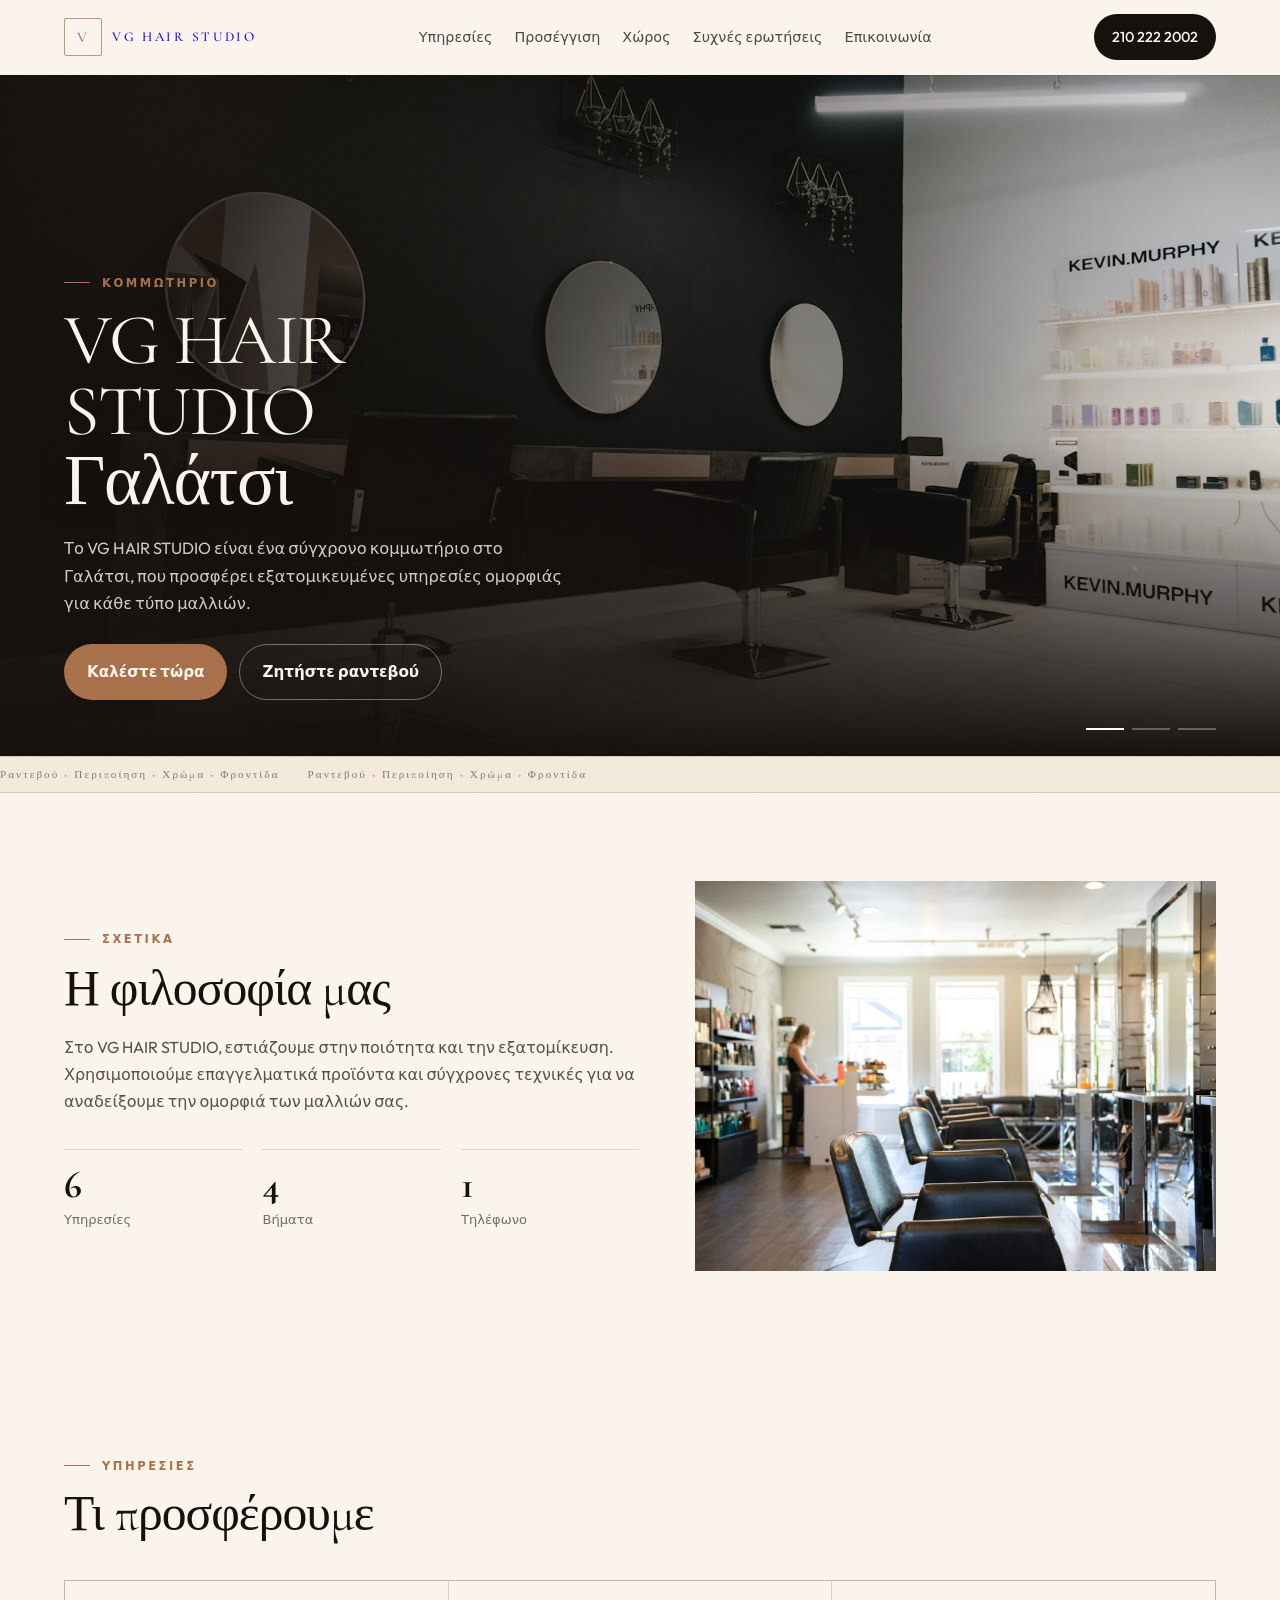
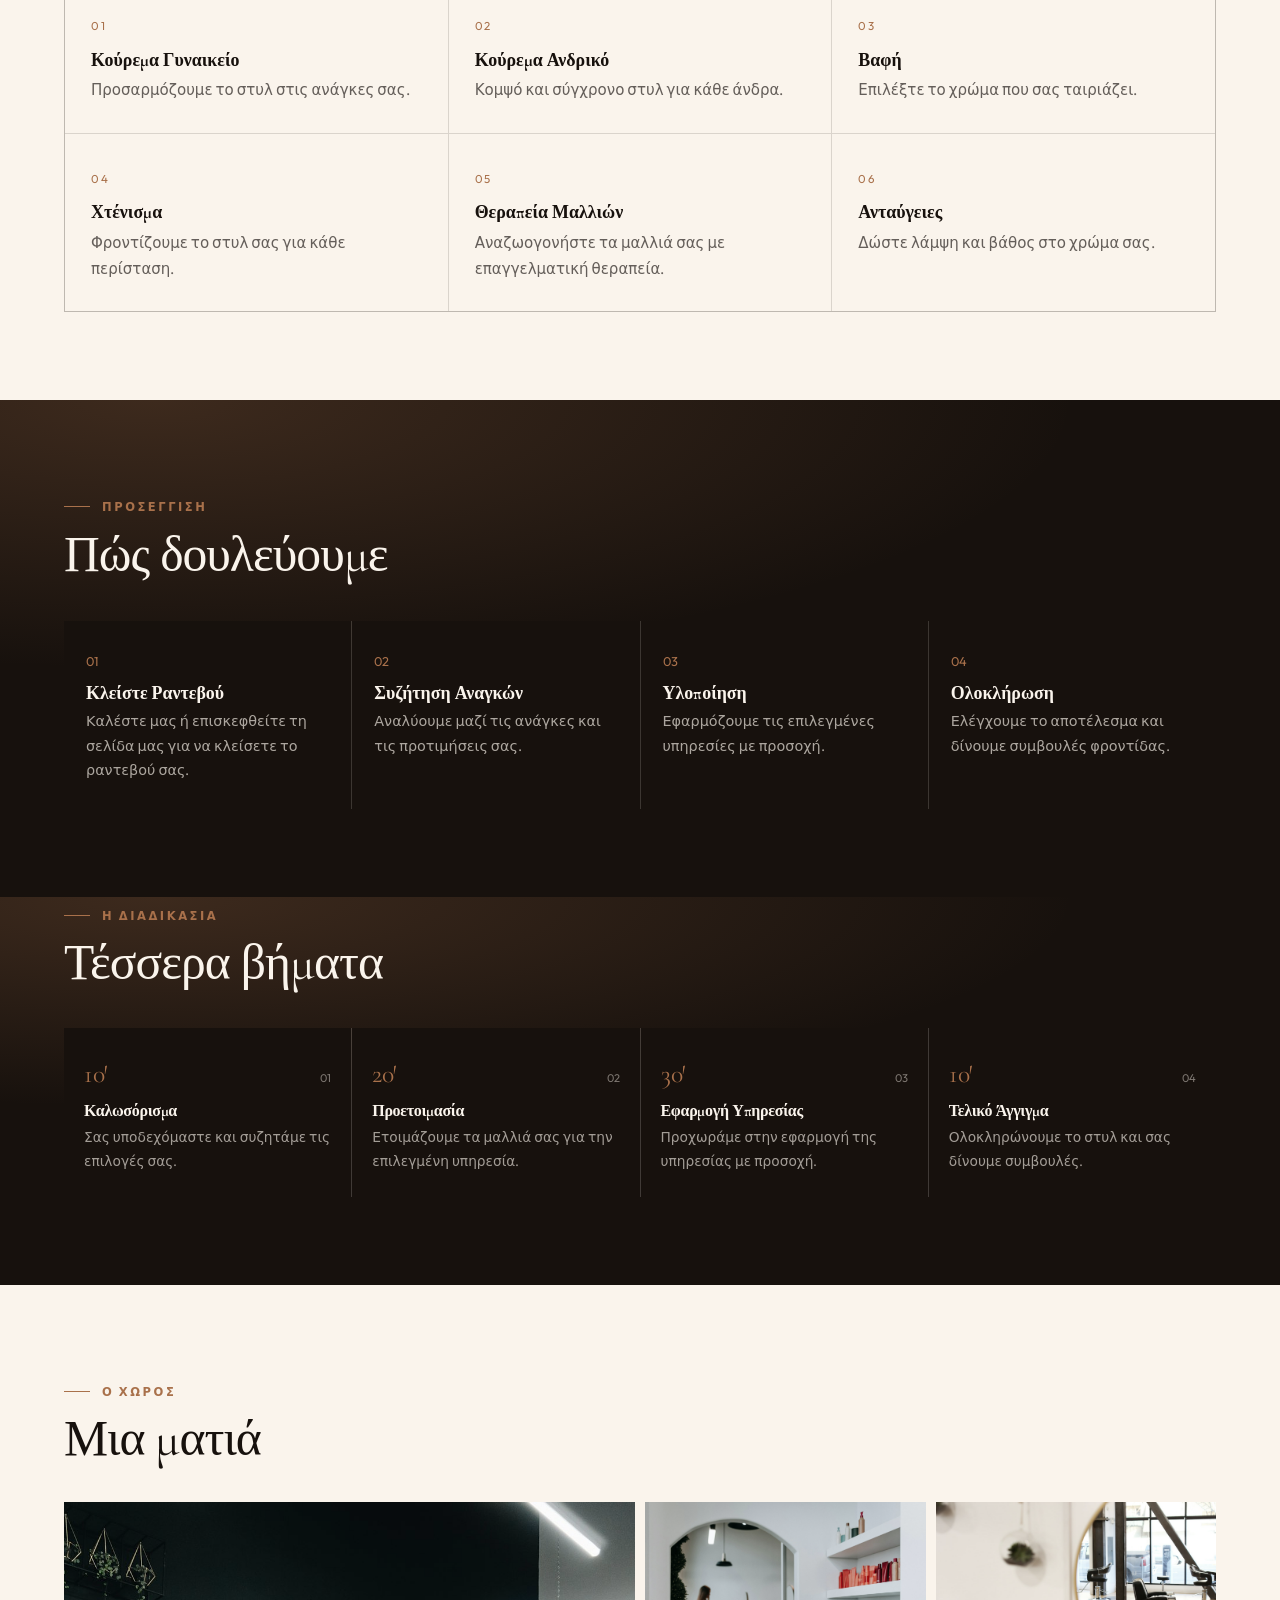
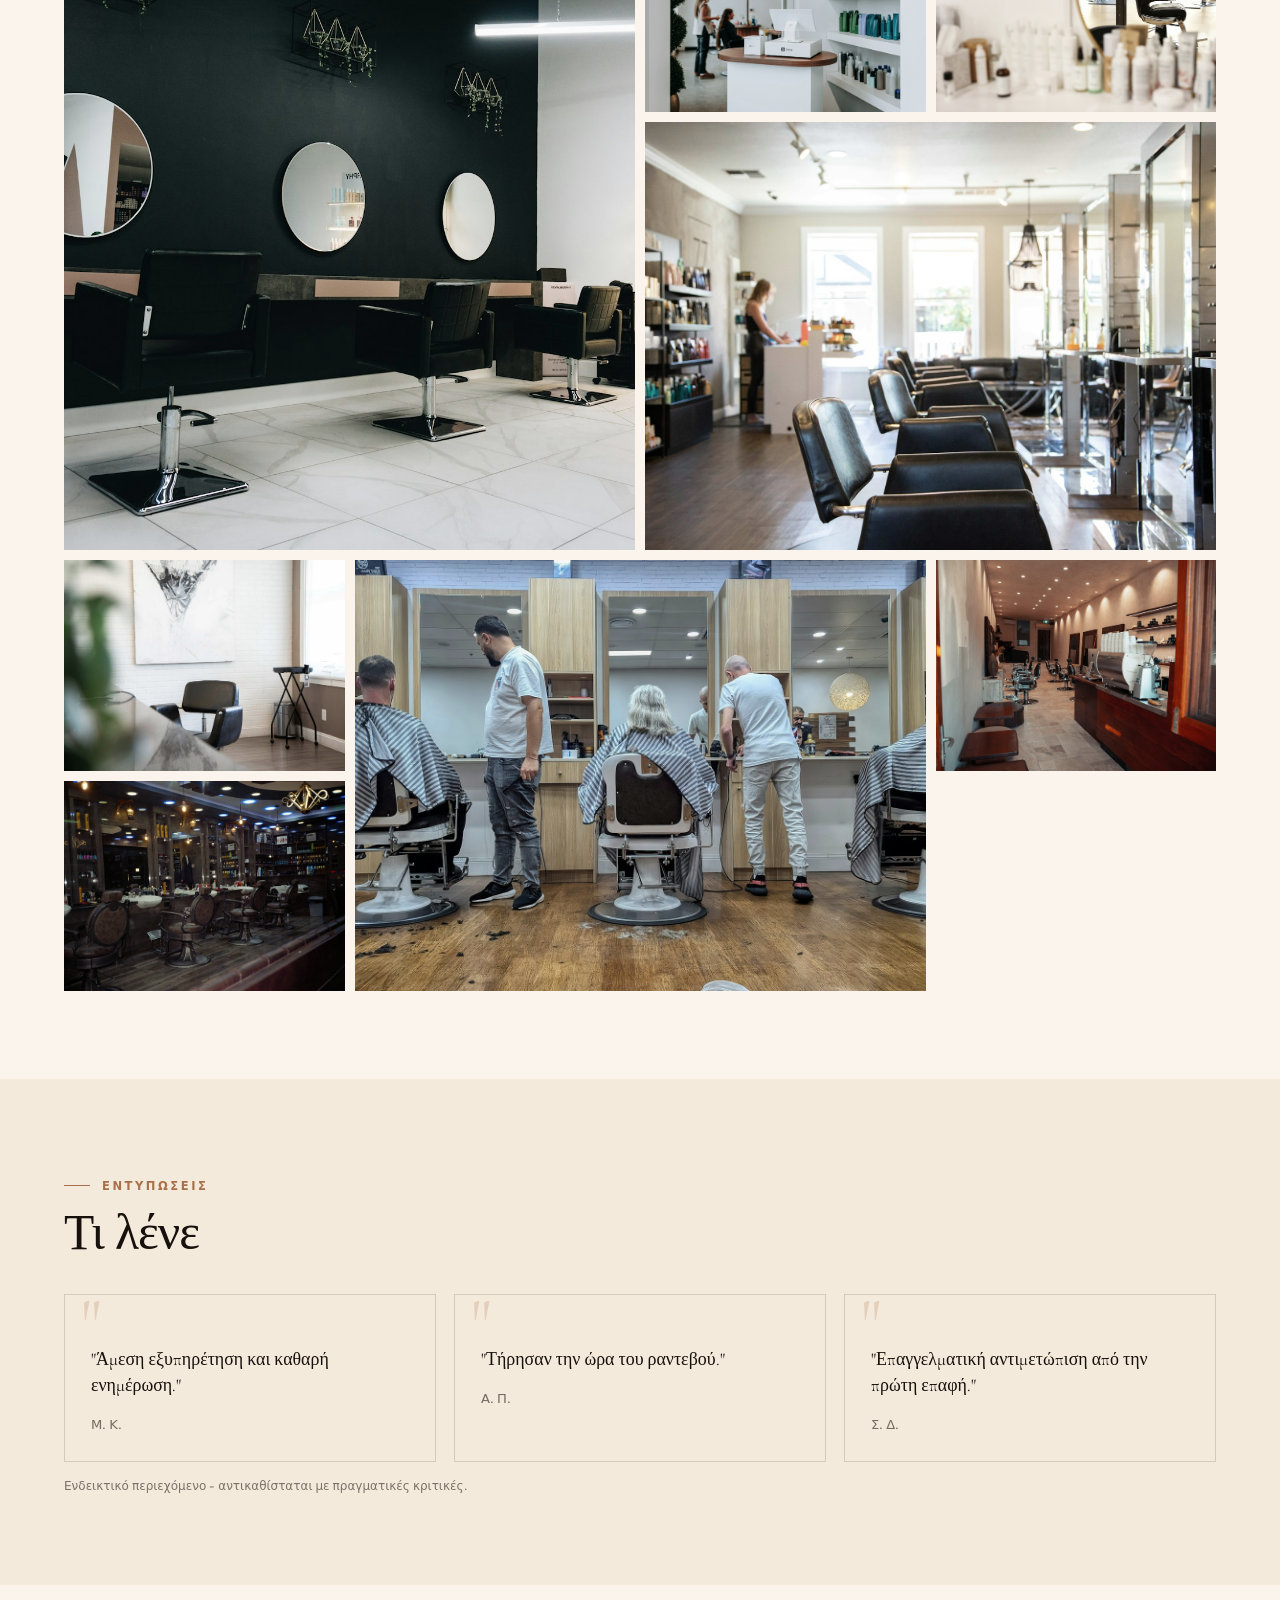
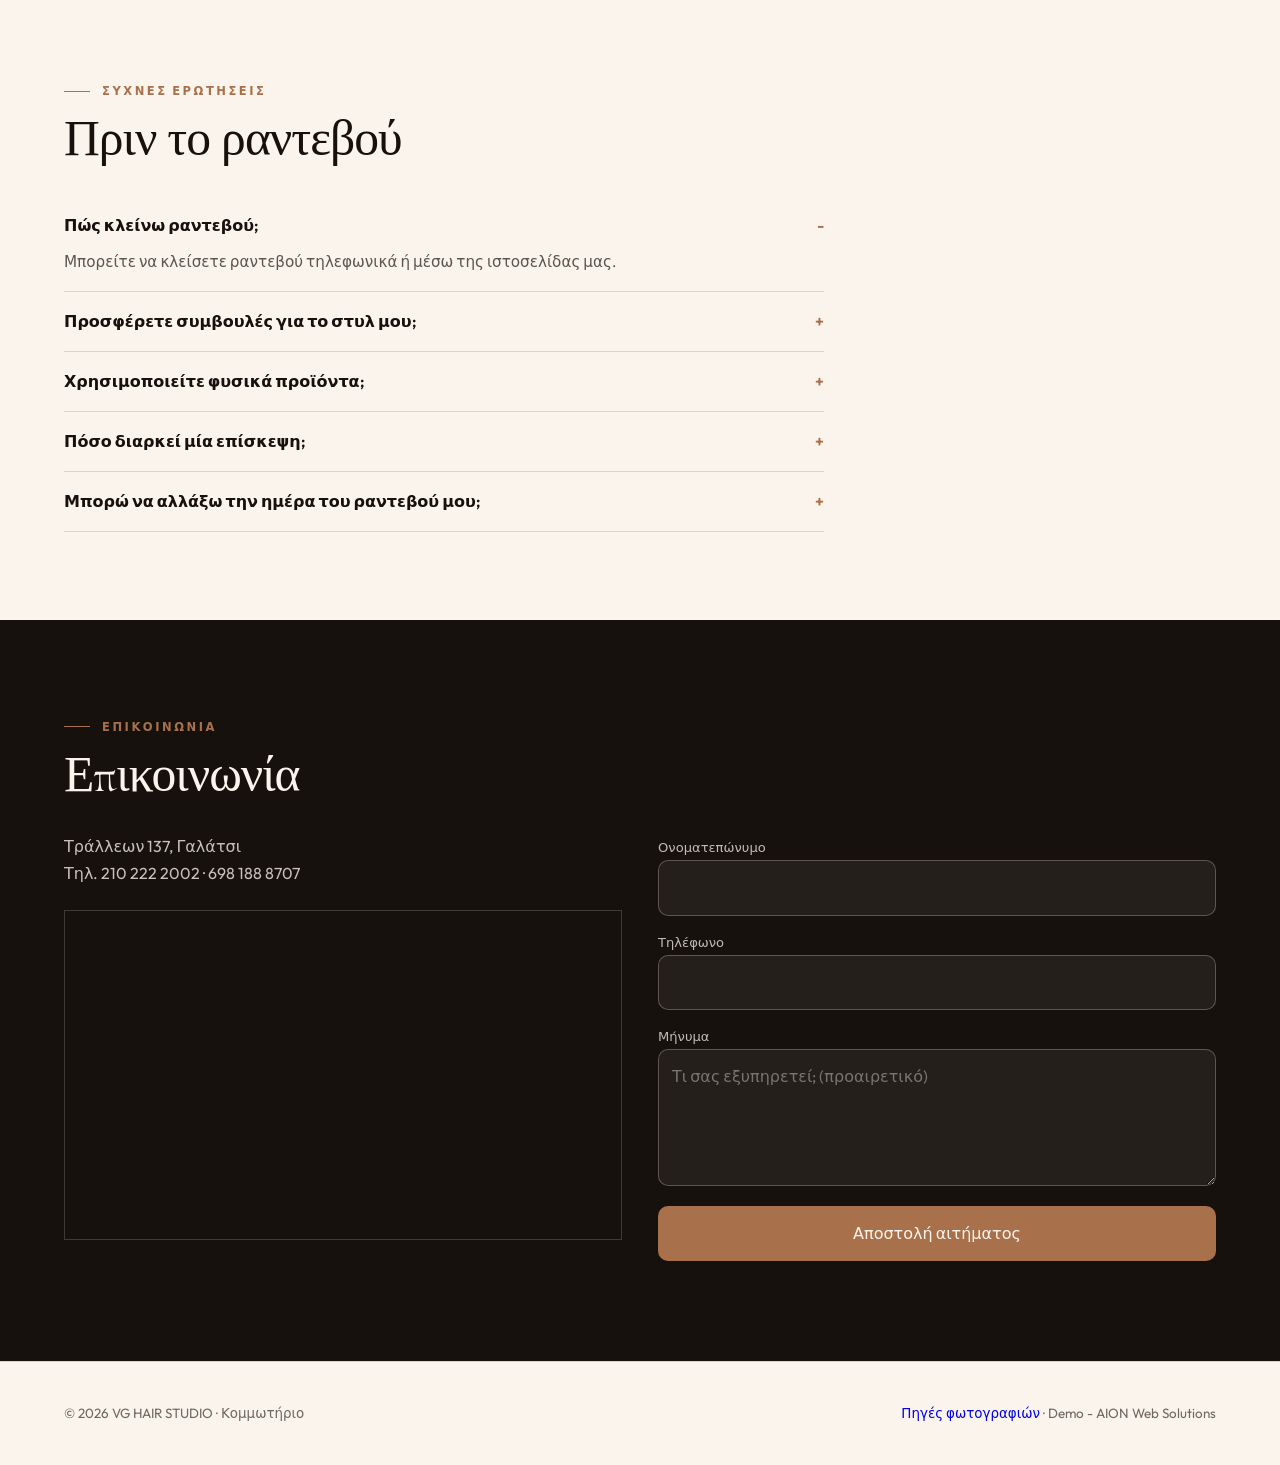
<file: index.html>
<!doctype html>
<html lang="el"><head>
<meta charset="utf-8"><meta name="viewport" content="width=device-width, initial-scale=1">
<title>VG HAIR STUDIO - Κομμωτήριο στο Γαλάτσι</title>
<meta name="description" content="VG HAIR STUDIO, Κομμωτήριο - Τράλλεων 137, Γαλάτσι. Τηλέφωνο 210 222 2002.">
<meta name="theme-color" content="#17110D">
<meta property="og:title" content="VG HAIR STUDIO - Κομμωτήριο">
<meta property="og:description" content="Τράλλεων 137, Γαλάτσι">
<meta property="og:type" content="website">
<link rel="preconnect" href="https://fonts.googleapis.com"><link rel="preconnect" href="https://fonts.gstatic.com" crossorigin>
<link href="https://fonts.googleapis.com/css2?family=Cormorant+Garamond:ital,wght@0,400;0,600;1,400&family=Outfit:wght@300;400;500;600&display=swap" rel="stylesheet">
<link rel="icon" href="data:image/svg+xml,<svg xmlns='http://www.w3.org/2000/svg' viewBox='0 0 64 64'><rect width='64' height='64' rx='14' fill='%23A9714B'/><text x='32' y='44' font-size='30' text-anchor='middle' fill='%23FAF4EC' font-family='serif'>V</text></svg>">
<script type="application/ld+json">{"@context":"https://schema.org","@type":"LocalBusiness","name":"VG HAIR STUDIO","address":{"@type":"PostalAddress","streetAddress":"Τράλλεων 137, Γαλάτσι","addressLocality":"Γαλάτσι","addressCountry":"GR"}","telephone":"210 222 2002","url":""}</script>
<style>
:root{--ink:#17110D;--paper:#FAF4EC;--accent:#A9714B;--accent2:#3D2E22;--soft:#F4EADB;--line:color-mix(in srgb,var(--ink) 14%,transparent);--r:0px}
*{box-sizing:border-box}html{scroll-behavior:smooth}
body{margin:0;background:var(--paper);color:var(--ink);font-family:'Outfit', system-ui, sans-serif;line-height:1.7;-webkit-font-smoothing:antialiased;overflow-x:hidden}
img{display:block;max-width:100%}
.wrap{width:min(1180px,90vw);margin:0 auto}
h1,h2,h3,h4{font-family:'Cormorant Garamond', Georgia, serif;line-height:1.06;letter-spacing:-.02em;margin:0}
h1{font-size:clamp(2.4rem,5.6vw,4.6rem);font-weight:400}h1.long{font-size:clamp(2rem,4.4vw,3.5rem)}
h2{font-size:clamp(1.9rem,4vw,3.1rem);font-weight:400}
h3{font-size:1.12rem;letter-spacing:0}
p{margin:0}
.kicker{font-size:.72rem;letter-spacing:.22em;text-transform:uppercase;color:var(--accent);font-weight:600}
header{position:fixed;inset:0 0 auto;z-index:60;background:var(--paper);border-bottom:1px solid transparent;box-shadow:0 1px 0 color-mix(in srgb,var(--ink) 8%,transparent)}
.nav{display:flex;align-items:center;justify-content:space-between;gap:16px;padding:14px 0}
.wordmark{display:flex;align-items:center;gap:10px;font-family:'Cormorant Garamond', Georgia, serif;font-size:1.15rem;text-decoration:none}
.wm{width:38px;height:38px;border-radius:10px;background:var(--accent);color:var(--paper);display:grid;place-items:center;font-size:1.05rem}
.nav-links{display:flex;gap:22px;font-size:.9rem}
.nav-links a{text-decoration:none;color:color-mix(in srgb,var(--ink) 76%,transparent)}
.tel{display:inline-flex;align-items:center;gap:8px;background:var(--ink);color:var(--paper);text-decoration:none;padding:11px 18px;border-radius:999px;font-size:.9rem;font-weight:500;white-space:nowrap}
.nav-actions{display:flex;align-items:center;gap:10px}
.burger{display:none;width:42px;height:42px;border:1px solid var(--line);background:transparent;border-radius:10px;cursor:pointer;padding:0;position:relative;align-items:center;justify-content:center}
.burger span,.burger span::before,.burger span::after{display:block;width:18px;height:1.5px;background:var(--ink);content:'';position:absolute;transition:transform .3s ease,opacity .2s ease}
.burger span::before{top:-6px}.burger span::after{top:6px}
.burger[aria-expanded="true"] span{background:transparent}
.burger[aria-expanded="true"] span::before{transform:translateY(6px) rotate(45deg)}
.burger[aria-expanded="true"] span::after{transform:translateY(-6px) rotate(-45deg)}
.mobile-drawer{position:fixed;inset:68px 0 auto;z-index:59;background:var(--paper);border-bottom:1px solid var(--line);display:none;flex-direction:column;padding:10px 5vw 26px;gap:2px;box-shadow:0 18px 40px color-mix(in srgb,var(--ink) 12%,transparent)}
.mobile-drawer.on{display:flex}
.mobile-drawer a{text-decoration:none;color:var(--ink);padding:14px 0;border-bottom:1px solid var(--line);font-size:1rem}
.mobile-drawer a:last-child{border-bottom:0}
@media(max-width:820px){.nav-links{display:none}.burger{display:flex}}
.hero{position:relative;height:84vh;min-height:560px;display:grid;align-items:end;overflow:hidden;color:var(--paper)}
.slide{position:absolute;inset:0;opacity:0;transform:scale(1.04);transition:opacity 1.1s ease,transform 7s linear}
.slide.on{opacity:1;transform:scale(1)}
.slide img{width:100%;height:100%;object-fit:cover;filter:saturate(.75) contrast(1.02)}
.scrim{position:absolute;inset:0;background:linear-gradient(90deg,color-mix(in srgb,var(--ink) 92%,transparent) 0%,color-mix(in srgb,var(--ink) 62%,transparent) 46%,color-mix(in srgb,var(--ink) 12%,transparent) 100%),linear-gradient(0deg,var(--ink) 0%,transparent 42%)}
.hero-in{position:relative;z-index:2;padding-bottom:56px;width:100%}
.hero h1{max-width:15ch;margin:14px 0 18px}
.hero .lead{max-width:46ch;color:color-mix(in srgb,var(--paper) 82%,transparent);font-size:1.02rem}
.hero-cta{display:flex;gap:12px;flex-wrap:wrap;margin-top:26px}
.btn{display:inline-flex;align-items:center;gap:10px;padding:14px 22px;border-radius:999px;text-decoration:none;font-weight:600;font-size:.95rem;border:1px solid transparent;transition:.25s}
.btn.solid{background:var(--accent);color:var(--paper)}
.btn.line{border-color:color-mix(in srgb,var(--paper) 40%,transparent);color:var(--paper)}
.btn:hover{transform:translateY(-4px)}
.dots{position:absolute;right:max(5vw,24px);bottom:26px;display:flex;gap:8px;z-index:3}
.dots button{width:38px;height:2px;background:rgba(255,255,255,.30);border:0;padding:0;cursor:pointer}
.dots button.on{background:#fff}
.marquee{border-block:1px solid var(--line);overflow:hidden;background:var(--soft)}
.marquee-track{display:flex;gap:28px;width:max-content;padding:14px 0;animation:mq 26s linear infinite;font-family:'Cormorant Garamond', Georgia, serif;font-size:1rem;color:color-mix(in srgb,var(--ink) 88%,transparent)}
.marquee-track i{color:var(--accent);font-style:normal}
@keyframes mq{to{transform:translateX(-50%)}}
@media(prefers-reduced-motion:reduce){.marquee-track{animation:none}}
@media(prefers-reduced-motion:reduce){.reveal{opacity:1!important;transform:none!important;transition:none!important}.stagger>*{opacity:1!important;transform:none!important;transition:none!important}}
section{padding:88px 0}
.reveal{opacity:0;transform:translateY(24px);transition:opacity .7s ease,transform .7s ease}
.reveal.in{opacity:1;transform:none}
/* stagger 80ms — children fade in sequentially */
.stagger>*{opacity:0;transform:translateY(18px);transition:opacity .6s cubic-bezier(.22,.61,.36,1),transform .6s cubic-bezier(.22,.61,.36,1)}
.stagger.in>*{opacity:1;transform:none}
.stagger.in>*:nth-child(1){transition-delay:0ms}
.stagger.in>*:nth-child(2){transition-delay:80ms}
.stagger.in>*:nth-child(3){transition-delay:160ms}
.stagger.in>*:nth-child(4){transition-delay:240ms}
.stagger.in>*:nth-child(5){transition-delay:320ms}
.stagger.in>*:nth-child(6){transition-delay:400ms}
.stagger.in>*:nth-child(7){transition-delay:480ms}
.stagger.in>*:nth-child(8){transition-delay:560ms}
.stagger.in>*:nth-child(9){transition-delay:640ms}
.about{display:grid;grid-template-columns:1.05fr .95fr;gap:56px;align-items:center}
@media(max-width:900px){.about{grid-template-columns:1fr;gap:32px}}
.about-media{position:relative;aspect-ratio:4/3;border-radius:var(--r);overflow:hidden}
.about-media img{position:absolute;inset:0;width:100%;height:100%;object-fit:cover;opacity:0;transition:opacity 1.2s ease}
.about-media img.on{opacity:1}
.svc-grid{display:grid;grid-template-columns:repeat(3,1fr);gap:1px;background:var(--line);border:1px solid var(--line);border-radius:var(--r);overflow:hidden;margin-top:40px}
@media(max-width:900px){.svc-grid{grid-template-columns:1fr 1fr}}
@media(max-width:560px){.svc-grid{grid-template-columns:1fr}}
.svc{background:var(--paper);padding:30px 26px}
.svc-n{font-size:.72rem;color:var(--accent);letter-spacing:.16em}
.svc h3{margin:12px 0 8px}.svc p{color:color-mix(in srgb,var(--ink) 66%,transparent);font-size:.94rem}
.dark{background:var(--ink);color:var(--paper);position:relative;overflow:hidden}
.dark::before{content:'';position:absolute;inset:0;background:radial-gradient(120% 90% at 12% 0%,color-mix(in srgb,var(--accent) 26%,transparent),transparent 60%)}
.dark .wrap{position:relative}
.steps{display:grid;grid-template-columns:repeat(4,1fr);gap:1px;background:color-mix(in srgb,var(--paper) 16%,transparent);margin-top:40px}
@media(max-width:900px){.steps{grid-template-columns:1fr 1fr}}
.step{background:var(--ink);padding:26px 22px}
.step-n{color:var(--accent);font-size:.8rem}
.step h3{color:var(--paper);margin:10px 0 6px}
.step p{color:color-mix(in srgb,var(--paper) 66%,transparent);font-size:.9rem}
.tl-grid{display:grid;grid-template-columns:repeat(4,1fr);gap:1px;background:color-mix(in srgb,var(--paper) 18%,transparent);margin-top:38px}
@media(max-width:900px){.tl-grid{grid-template-columns:1fr 1fr}}
.tl{background:var(--ink);padding:24px 20px;position:relative;overflow:hidden}
.tl::after{content:'';position:absolute;left:0;bottom:0;height:2px;width:0;background:var(--accent);transition:width .5s}
.tl:hover::after{width:100%}
.tl-top{display:flex;justify-content:space-between;align-items:baseline}
.tl-h{font-family:'Cormorant Garamond', Georgia, serif;font-size:1.6rem;color:var(--accent)}
.tl-n{font-size:.7rem;color:color-mix(in srgb,var(--paper) 45%,transparent)}
.tl h4{color:var(--paper);margin:8px 0 6px;font-size:1rem}
.tl p{color:color-mix(in srgb,var(--paper) 62%,transparent);font-size:.86rem}
.stats{display:grid;grid-template-columns:repeat(3,1fr);gap:20px;margin-top:34px}
.stat{border-top:1px solid var(--line);padding-top:16px}
.stat b{display:block;font-family:'Cormorant Garamond', Georgia, serif;font-size:2.4rem;line-height:1}
.stat span{font-size:.82rem;color:color-mix(in srgb,var(--ink) 60%,transparent)}
.gallery{display:grid;grid-template-columns:repeat(4,1fr);gap:10px;margin-top:36px}
.g1{grid-column:span 2;grid-row:span 2}.g4{grid-column:span 2}
@media(max-width:900px){.gallery{grid-template-columns:repeat(2,1fr)}.g1,.g4{grid-column:span 2;grid-row:auto}}
.g-item{position:relative;overflow:hidden;border:0;padding:0;background:var(--soft);cursor:zoom-in;border-radius:calc(var(--r) / 2);aspect-ratio:4/3}
.g1 .g-item,.g1{aspect-ratio:auto}
.g-item img{width:100%;height:100%;object-fit:cover;transition:transform .6s,filter .6s;filter:saturate(.8)}
.g-item:hover img{transform:scale(1.05);filter:saturate(1)}
.quotes{display:grid;grid-template-columns:repeat(3,1fr);gap:18px;margin-top:34px}
@media(max-width:900px){.quotes{display:flex;overflow-x:auto;scroll-snap-type:x mandatory;gap:14px;scrollbar-width:none}.quotes::-webkit-scrollbar{display:none}.quotes .quote{flex:0 0 88%;scroll-snap-align:center}}
.quote{margin:0;background:var(--soft);border:1px solid var(--line);border-radius:var(--r);padding:26px}
.quote blockquote{margin:0;font-family:'Cormorant Garamond', Georgia, serif;font-size:1.12rem;line-height:1.45}
.quote figcaption{margin-top:14px;font-size:.82rem;color:color-mix(in srgb,var(--ink) 58%,transparent)}
.demo-note{font-size:.75rem;color:color-mix(in srgb,var(--ink) 55%,transparent);margin-top:14px}
.faq{max-width:760px;margin-top:30px}
details{border-bottom:1px solid var(--line);padding:16px 0}
summary{cursor:pointer;font-weight:600;list-style:none;display:flex;justify-content:space-between;gap:12px}
summary::after{content:'+';color:var(--accent)}
details[open] summary::after{content:'-'}
details p{margin-top:10px;color:color-mix(in srgb,var(--ink) 70%,transparent);font-size:.95rem}
.contact{background:var(--ink);color:var(--paper)}
.cgrid{display:grid;grid-template-columns:1fr 1fr;gap:36px;margin-top:32px}
@media(max-width:900px){.cgrid{grid-template-columns:1fr}}
form{display:grid;gap:12px}
label{font-size:.82rem;color:color-mix(in srgb,var(--paper) 75%,transparent)}
input,textarea{width:100%;padding:13px;border-radius:10px;border:1px solid color-mix(in srgb,var(--paper) 26%,transparent);background:color-mix(in srgb,var(--paper) 6%,transparent);color:var(--paper);font:inherit}
button.send{padding:14px;border-radius:10px;border:0;background:var(--accent);color:var(--paper);font-weight:700;font:inherit;cursor:pointer}
.map{border-radius:var(--r);overflow:hidden;border:1px solid color-mix(in srgb,var(--paper) 18%,transparent);min-height:320px}
.map iframe{width:100%;height:100%;min-height:320px;border:0;filter:grayscale(.35) contrast(1.05)}
footer{padding:40px 0;border-top:1px solid var(--line);font-size:.84rem;color:color-mix(in srgb,var(--ink) 62%,transparent)}
.frow{display:flex;justify-content:space-between;gap:14px;flex-wrap:wrap}
.callbar{position:fixed;bottom:0;left:0;right:0;z-index:70;display:none;background:var(--accent);color:var(--paper);text-align:center;padding:14px;text-decoration:none;font-weight:600}
@media(max-width:820px){.callbar{display:block}body{padding-bottom:52px}}
.lb{position:fixed;inset:0;background:color-mix(in srgb,var(--ink) 92%,transparent);display:none;place-items:center;z-index:90;padding:24px}
.lb.on{display:grid}
.lb img{max-height:86vh;max-width:92vw;border-radius:8px}
.lb button{position:absolute;top:18px;right:22px;background:none;border:0;color:var(--paper);font-size:2rem;cursor:pointer}

/* refinement */
body::after{content:'';position:fixed;inset:0;pointer-events:none;z-index:1;opacity:.03;background-image:url("data:image/svg+xml;utf8,<svg xmlns='http://www.w3.org/2000/svg' width='140' height='140'><filter id='n'><feTurbulence type='fractalNoise' baseFrequency='.85' numOctaves='3'/></filter><rect width='140' height='140' filter='url(%23n)' opacity='.55'/></svg>")}
.wordmark{font-size:.84rem;letter-spacing:.2em;text-transform:uppercase;font-weight:500}
.wm{background:transparent;border:1px solid color-mix(in srgb,var(--accent) 70%,transparent);color:var(--accent);font-size:.92rem;border-radius:2px}
h1{line-height:.98}
.kicker{display:inline-flex;align-items:center;gap:12px}
.kicker::before{content:'';width:26px;height:1px;background:var(--accent);display:inline-block}
.marquee-track{font-size:.7rem;letter-spacing:.18em;opacity:.58;padding:8px 0}
.svc,.step,.tl,.quote,.stat,.svc-grid,.quote{transition:background .35s ease,transform .35s ease,box-shadow .35s ease}
.svc:hover{background:color-mix(in srgb,var(--soft) 70%,var(--paper));transform:translateY(-4px);box-shadow:0 10px 28px -18px color-mix(in srgb,var(--ink) 55%,transparent)}
.step:hover,.tl:hover{transform:translateY(-4px)}
.quote:hover{transform:translateY(-4px);box-shadow:0 10px 28px -18px color-mix(in srgb,var(--ink) 45%,transparent)}
.stat:hover{transform:translateY(-4px)}
.quote{position:relative;overflow:hidden}
.quote::before{content:'"';position:absolute;top:-6px;left:16px;font-family:'Cormorant Garamond', Georgia, serif;font-size:4.4rem;line-height:1;color:var(--accent);opacity:.22}
.quote blockquote{position:relative;padding-top:26px}
.g-item::after{content:'';position:absolute;inset:0;background:linear-gradient(0deg,rgba(0,0,0,.30),transparent 58%);opacity:0;transition:opacity .4s}
.g-item:hover::after{opacity:1}
:focus-visible{outline:2px solid var(--accent);outline-offset:3px;border-radius:2px}
.hero h1{text-shadow:0 2px 30px rgba(0,0,0,.25)}
</style></head>
<body>
<header><div class="wrap nav">
  <a class="wordmark" href="#top"><span class="wm">V</span>VG HAIR STUDIO</a>
  <nav class="nav-links"><a href="#ypiresies">Υπηρεσίες</a><a href="#proseggisi">Προσέγγιση</a><a href="#gallery">Χώρος</a><a href="#faq">Συχνές ερωτήσεις</a><a href="#epikoinonia">Επικοινωνία</a></nav>
  <div class="nav-actions">
    <a class="tel" href="tel:2102222002">210 222 2002</a>
    <button class="burger" id="burger" aria-label="Μενού" aria-expanded="false" aria-controls="mdrawer"><span></span></button>
  </div>
</div></header>
<div class="mobile-drawer" id="mdrawer">
  <a href="#ypiresies">Υπηρεσίες</a><a href="#proseggisi">Προσέγγιση</a><a href="#gallery">Χώρος</a><a href="#faq">Συχνές ερωτήσεις</a><a href="#epikoinonia">Επικοινωνία</a><a href="tel:2102222002">Καλέστε 210 222 2002</a>
</div>

<div class="hero" id="top">
  <div class="slide on"><img src="img/hair-u01.jpg" alt="VG HAIR STUDIO" ><div class="scrim"></div></div><div class="slide "><img src="img/hair-u07.jpg" alt="VG HAIR STUDIO" loading="lazy"><div class="scrim"></div></div><div class="slide "><img src="img/hair-u03.jpg" alt="VG HAIR STUDIO" loading="lazy"><div class="scrim"></div></div>
  <div class="hero-in"><div class="wrap">
    <span class="kicker">Κομμωτήριο</span>
    <h1 class="">VG HAIR STUDIO<br>Γαλάτσι</h1>
    <p class="lead">Το VG HAIR STUDIO είναι ένα σύγχρονο κομμωτήριο στο Γαλάτσι, που προσφέρει εξατομικευμένες υπηρεσίες ομορφιάς για κάθε τύπο μαλλιών.</p>
    <div class="hero-cta"><a class="btn solid" href="tel:2102222002">Καλέστε τώρα</a><a class="btn line" href="#epikoinonia">Ζητήστε ραντεβού</a></div>
  </div></div>
  <div class="dots"><button class="on" aria-label="Διαφάνεια 1"></button><button class="" aria-label="Διαφάνεια 2"></button><button class="" aria-label="Διαφάνεια 3"></button></div>
</div>

<div class="marquee"><div class="marquee-track"><span>Ραντεβού <i>◆</i> Περιποίηση <i>◆</i> Χρώμα <i>◆</i> Φροντίδα</span><span>Ραντεβού <i>◆</i> Περιποίηση <i>◆</i> Χρώμα <i>◆</i> Φροντίδα</span></div></div>

<section class="about-wrap"><div class="wrap about reveal">
  <div><span class="kicker">Σχετικά</span><h2 style="margin:14px 0 18px">Η φιλοσοφία μας</h2>
  <p style="color:color-mix(in srgb,var(--ink) 72%,transparent)">Στο VG HAIR STUDIO, εστιάζουμε στην ποιότητα και την εξατομίκευση. Χρησιμοποιούμε επαγγελματικά προϊόντα και σύγχρονες τεχνικές για να αναδείξουμε την ομορφιά των μαλλιών σας.</p>
  <div class="stats"><div class="stat"><b>6</b><span>Υπηρεσίες</span></div><div class="stat"><b>4</b><span>Βήματα</span></div><div class="stat"><b>1</b><span>Τηλέφωνο</span></div></div></div>
  <div class="about-media" id="aboutMedia"><img src="img/hair-u05.jpg" alt="" class="on" loading="eager"><img src="img/hair-u09.jpg" alt="" class="" loading="lazy"><img src="img/hair-u11.jpg" alt="" class="" loading="lazy"></div>
</div></section>

<section id="ypiresies"><div class="wrap reveal"><span class="kicker">Υπηρεσίες</span><h2 style="margin-top:12px">Τι προσφέρουμε</h2>
<div class="svc-grid stagger"><article class="svc"><span class="svc-n">01</span><h3>Κούρεμα Γυναικείο</h3><p>Προσαρμόζουμε το στυλ στις ανάγκες σας.</p></article><article class="svc"><span class="svc-n">02</span><h3>Κούρεμα Ανδρικό</h3><p>Κομψό και σύγχρονο στυλ για κάθε άνδρα.</p></article><article class="svc"><span class="svc-n">03</span><h3>Βαφή</h3><p>Επιλέξτε το χρώμα που σας ταιριάζει.</p></article><article class="svc"><span class="svc-n">04</span><h3>Χτένισμα</h3><p>Φροντίζουμε το στυλ σας για κάθε περίσταση.</p></article><article class="svc"><span class="svc-n">05</span><h3>Θεραπεία Μαλλιών</h3><p>Αναζωογονήστε τα μαλλιά σας με επαγγελματική θεραπεία.</p></article><article class="svc"><span class="svc-n">06</span><h3>Ανταύγειες</h3><p>Δώστε λάμψη και βάθος στο χρώμα σας.</p></article></div></div></section>

<section class="dark" id="proseggisi"><div class="wrap reveal"><span class="kicker">Προσέγγιση</span><h2 style="color:var(--paper);margin-top:12px">Πώς δουλεύουμε</h2>
<div class="steps stagger"><div class="step"><span class="step-n">01</span><h3>Κλείστε Ραντεβού</h3><p>Καλέστε μας ή επισκεφθείτε τη σελίδα μας για να κλείσετε το ραντεβού σας.</p></div><div class="step"><span class="step-n">02</span><h3>Συζήτηση Αναγκών</h3><p>Αναλύουμε μαζί τις ανάγκες και τις προτιμήσεις σας.</p></div><div class="step"><span class="step-n">03</span><h3>Υλοποίηση</h3><p>Εφαρμόζουμε τις επιλεγμένες υπηρεσίες με προσοχή.</p></div><div class="step"><span class="step-n">04</span><h3>Ολοκλήρωση</h3><p>Ελέγχουμε το αποτέλεσμα και δίνουμε συμβουλές φροντίδας.</p></div></div></div></section>

<section class="dark" style="padding-top:0"><div class="wrap reveal"><span class="kicker">Η διαδικασία</span><h2 style="color:var(--paper);margin-top:12px">Τέσσερα βήματα</h2>
<div class="tl-grid stagger"><div class="tl"><div class="tl-top"><span class="tl-h">10′</span><span class="tl-n">01</span></div><h4>Καλωσόρισμα</h4><p>Σας υποδεχόμαστε και συζητάμε τις επιλογές σας.</p></div><div class="tl"><div class="tl-top"><span class="tl-h">20′</span><span class="tl-n">02</span></div><h4>Προετοιμασία</h4><p>Ετοιμάζουμε τα μαλλιά σας για την επιλεγμένη υπηρεσία.</p></div><div class="tl"><div class="tl-top"><span class="tl-h">30′</span><span class="tl-n">03</span></div><h4>Εφαρμογή Υπηρεσίας</h4><p>Προχωράμε στην εφαρμογή της υπηρεσίας με προσοχή.</p></div><div class="tl"><div class="tl-top"><span class="tl-h">10′</span><span class="tl-n">04</span></div><h4>Τελικό Άγγιγμα</h4><p>Ολοκληρώνουμε το στυλ και σας δίνουμε συμβουλές.</p></div></div></div></section>

<section id="gallery"><div class="wrap reveal"><span class="kicker">Ο χώρος</span><h2 style="margin-top:12px">Μια ματιά</h2>
<div class="gallery"><button class="g-item g1" data-src="img/hair-u01.jpg" aria-label="Φωτογραφία 1"><img src="img/hair-u01.jpg" alt="VG HAIR STUDIO - φωτογραφία 1" loading="eager"></button><button class="g-item g2" data-src="img/hair-u07.jpg" aria-label="Φωτογραφία 2"><img src="img/hair-u07.jpg" alt="VG HAIR STUDIO - φωτογραφία 2" loading="eager"></button><button class="g-item g3" data-src="img/hair-u03.jpg" aria-label="Φωτογραφία 3"><img src="img/hair-u03.jpg" alt="VG HAIR STUDIO - φωτογραφία 3" loading="eager"></button><button class="g-item g4" data-src="img/hair-u05.jpg" aria-label="Φωτογραφία 4"><img src="img/hair-u05.jpg" alt="VG HAIR STUDIO - φωτογραφία 4" loading="lazy"></button><button class="g-item g5" data-src="img/hair-u09.jpg" aria-label="Φωτογραφία 5"><img src="img/hair-u09.jpg" alt="VG HAIR STUDIO - φωτογραφία 5" loading="lazy"></button><button class="g-item g1" data-src="img/hair-u11.jpg" aria-label="Φωτογραφία 6"><img src="img/hair-u11.jpg" alt="VG HAIR STUDIO - φωτογραφία 6" loading="lazy"></button><button class="g-item g2" data-src="img/hair-u13.jpg" aria-label="Φωτογραφία 7"><img src="img/hair-u13.jpg" alt="VG HAIR STUDIO - φωτογραφία 7" loading="lazy"></button><button class="g-item g3" data-src="img/hair-u15.jpg" aria-label="Φωτογραφία 8"><img src="img/hair-u15.jpg" alt="VG HAIR STUDIO - φωτογραφία 8" loading="lazy"></button></div></div></section>

<section style="background:var(--soft)"><div class="wrap reveal"><span class="kicker">Εντυπώσεις</span><h2 style="margin-top:12px">Τι λένε</h2>
<div class="quotes stagger"><figure class="quote"><blockquote>"Άμεση εξυπηρέτηση και καθαρή ενημέρωση."</blockquote><figcaption>Μ. Κ.</figcaption></figure><figure class="quote"><blockquote>"Τήρησαν την ώρα του ραντεβού."</blockquote><figcaption>Α. Π.</figcaption></figure><figure class="quote"><blockquote>"Επαγγελματική αντιμετώπιση από την πρώτη επαφή."</blockquote><figcaption>Σ. Δ.</figcaption></figure></div><p class="demo-note">Ενδεικτικό περιεχόμενο - αντικαθίσταται με πραγματικές κριτικές.</p></div></section>

<section id="faq"><div class="wrap reveal"><span class="kicker">Συχνές ερωτήσεις</span><h2 style="margin-top:12px">Πριν το ραντεβού</h2><div class="faq"><details open><summary>Πώς κλείνω ραντεβού;</summary><p>Μπορείτε να κλείσετε ραντεβού τηλεφωνικά ή μέσω της ιστοσελίδας μας.</p></details><details ><summary>Προσφέρετε συμβουλές για το στυλ μου;</summary><p>Ναι, προσφέρουμε εξατομικευμένες συμβουλές για το καλύτερο αποτέλεσμα.</p></details><details ><summary>Χρησιμοποιείτε φυσικά προϊόντα;</summary><p>Χρησιμοποιούμε επαγγελματικά προϊόντα υψηλής ποιότητας, με σεβασμό στα μαλλιά και το περιβάλλον.</p></details><details ><summary>Πόσο διαρκεί μία επίσκεψη;</summary><p>Η διάρκεια εξαρτάται από την υπηρεσία, αλλά συνήθως κυμαίνεται από 30 έως 90 λεπτά.</p></details><details ><summary>Μπορώ να αλλάξω την ημέρα του ραντεβού μου;</summary><p>Ναι, μπορείτε να τροποποιήσετε το ραντεβού σας, απλώς επικοινωνήστε μαζί μας.</p></details></div></div></section>

<section class="contact" id="epikoinonia"><div class="wrap reveal"><span class="kicker">Επικοινωνία</span><h2 style="color:var(--paper);margin-top:12px">Επικοινωνία</h2>
<div class="cgrid"><div>
  <p style="color:color-mix(in srgb,var(--paper) 78%,transparent)">Τράλλεων 137, Γαλάτσι<br>Τηλ. 210 222 2002 · 698 188 8707</p>
  <div class="map" style="margin-top:22px"><iframe src="https://www.google.com/maps?q=%CE%A4%CF%81%CE%AC%CE%BB%CE%BB%CE%B5%CF%89%CE%BD%20137%2C%20%CE%93%CE%B1%CE%BB%CE%AC%CF%84%CF%83%CE%B9&output=embed" loading="lazy" title="Χάρτης"></iframe></div>
</div>
<form id="f" novalidate>
  <div><label for="n">Ονοματεπώνυμο</label><input id="n" name="name" required autocomplete="name"></div>
  <div><label for="p">Τηλέφωνο</label><input id="p" name="phone" required inputmode="tel" autocomplete="tel"></div>
  <div><label for="m">Μήνυμα</label><textarea id="m" name="message" rows="4" placeholder="Τι σας εξυπηρετεί; (προαιρετικό)"></textarea></div>
  <input type="text" name="_honey" tabindex="-1" autocomplete="off" style="position:absolute;left:-9999px">
  <button class="send" type="submit">Αποστολή αιτήματος</button>
  <p id="st" style="font-size:.82rem;color:color-mix(in srgb,var(--paper) 65%,transparent)" role="status"></p>
</form></div></div></section>

<footer><div class="wrap frow">
  <span>© <span id="y"></span> VG HAIR STUDIO · Κομμωτήριο</span>
  <span><a href="credits.html" style="text-decoration:none">Πηγές φωτογραφιών</a> · Demo - AION Web Solutions</span>
</div></footer>
<a class="callbar" href="tel:2102222002">Καλέστε 210 222 2002</a>
<div class="lb" id="lb"><button aria-label="Κλείσιμο">×</button><img alt=""></div>
<script>
(function(){
  var d=document; d.getElementById('y').textContent=new Date().getFullYear();
  var slides=[].slice.call(d.querySelectorAll('.slide')), dots=[].slice.call(d.querySelectorAll('.dots button')), i=0, t;
  function go(n){slides[i].classList.remove('on');dots[i].classList.remove('on');i=n;slides[i].classList.add('on');dots[i].classList.add('on');}
  function loop(){t=setInterval(function(){go((i+1)%slides.length)},6000)}
  dots.forEach(function(b,k){b.addEventListener('click',function(){clearInterval(t);go(k);loop()})});
  var hero=d.querySelector('.hero');
  hero.addEventListener('mouseenter',function(){clearInterval(t)});
  hero.addEventListener('mouseleave',loop);
  if(slides.length>1) loop();
  // parallax (ήπιο 0.12x, hero)
  if(!matchMedia('(prefers-reduced-motion: reduce)').matches){var px=function(){var y=window.scrollY;if(y<window.innerHeight){[].slice.call(d.querySelectorAll('.slide img')).forEach(function(im){im.style.transform='translateY('+(y*0.12)+'px) scale(1.02)'})}};window.addEventListener('scroll',px,{passive:true});}
  var about=[].slice.call(d.querySelectorAll('#aboutMedia img')), ai=0;
  if(about.length>1) setInterval(function(){about[ai].classList.remove('on');ai=(ai+1)%about.length;about[ai].classList.add('on')},4000);
  var io=new IntersectionObserver(function(es){es.forEach(function(e){if(e.isIntersecting){e.target.classList.add('in');io.unobserve(e.target)}})},{rootMargin:'0px 0px -8% 0px',threshold:0.08});
  [].slice.call(d.querySelectorAll('.reveal,.stagger')).forEach(function(el){io.observe(el)});
  // burger menu (mobile)
  var bg=d.getElementById('burger'), mdw=d.getElementById('mdrawer');
  function mclose(){bg.setAttribute('aria-expanded','false');mdw.classList.remove('on')}
  bg.addEventListener('click',function(){var open=bg.getAttribute('aria-expanded')==='true';bg.setAttribute('aria-expanded',String(!open));mdw.classList.toggle('on',!open)});
  [].slice.call(mdw.querySelectorAll('a')).forEach(function(a){a.addEventListener('click',mclose)});
  d.addEventListener('keydown',function(e){if(e.key==='Escape')mclose()});
  window.addEventListener('resize',function(){if(window.innerWidth>820)mclose()});
  var lb=d.getElementById('lb'), lbImg=lb.querySelector('img');
  d.querySelectorAll('.g-item').forEach(function(b){b.addEventListener('click',function(){lbImg.src=b.dataset.src;lb.classList.add('on')})});
  lb.addEventListener('click',function(e){if(e.target!==lbImg)lb.classList.remove('on')});
  d.addEventListener('keydown',function(e){if(e.key==='Escape')lb.classList.remove('on')});
  d.querySelectorAll('details').forEach(function(x){x.addEventListener('toggle',function(){if(x.open)d.querySelectorAll('details').forEach(function(o){if(o!==x)o.open=false})})});
  // testimonials carousel (mobile, autoplay 5s)
  var qq=d.querySelector('.quotes');
  if(qq && matchMedia('(max-width:900px)').matches && !matchMedia('(prefers-reduced-motion: reduce)').matches){
    var qi=0, qs=qq.children, qt;
    function qgo(n){qi=(n+qs.length)%qs.length;qq.scrollTo({left:qs[qi].offsetLeft-qq.offsetLeft,behavior:'smooth'})}
    function qloop(){qt=setInterval(function(){qgo(qi+1)},5000)}
    qloop();
    qq.addEventListener('mouseenter',function(){clearInterval(qt)});
    qq.addEventListener('mouseleave',qloop);
  }
  var f=d.getElementById('f'), st=d.getElementById('st');
  f.addEventListener('submit',async function(e){e.preventDefault();st.textContent='';
    var n=f.name.value.trim(),p=f.phone.value.trim(),m=f.message.value.trim();
    if(f._honey.value)return;
    if(n.length<2){st.textContent='Συμπληρώστε το όνομά σας.';return}
    if(!/^[0-9+()\s-]{8,}$/.test(p)){st.textContent='Συμπληρώστε έγκυρο τηλέφωνο.';return}
    st.textContent='Αποστολή...';
    try{var r=await fetch('https://formsubmit.co/ajax/info@aionweb.gr',{method:'POST',headers:{'Content-Type':'application/json','Accept':'application/json'},body:JSON.stringify({_subject:'Νέο αίτημα - VG HAIR STUDIO (demo)',name:n,phone:p,message:m,_template:'table'})});
      if(!r.ok)throw 0;st.textContent='Το αίτημα στάλθηκε. Θα επικοινωνήσουμε.';f.reset();
    }catch(x){st.textContent='Δεν ολοκληρώθηκε. Καλέστε τηλεφωνικά.'}
  });
})();
</script>
</body></html>
</file>
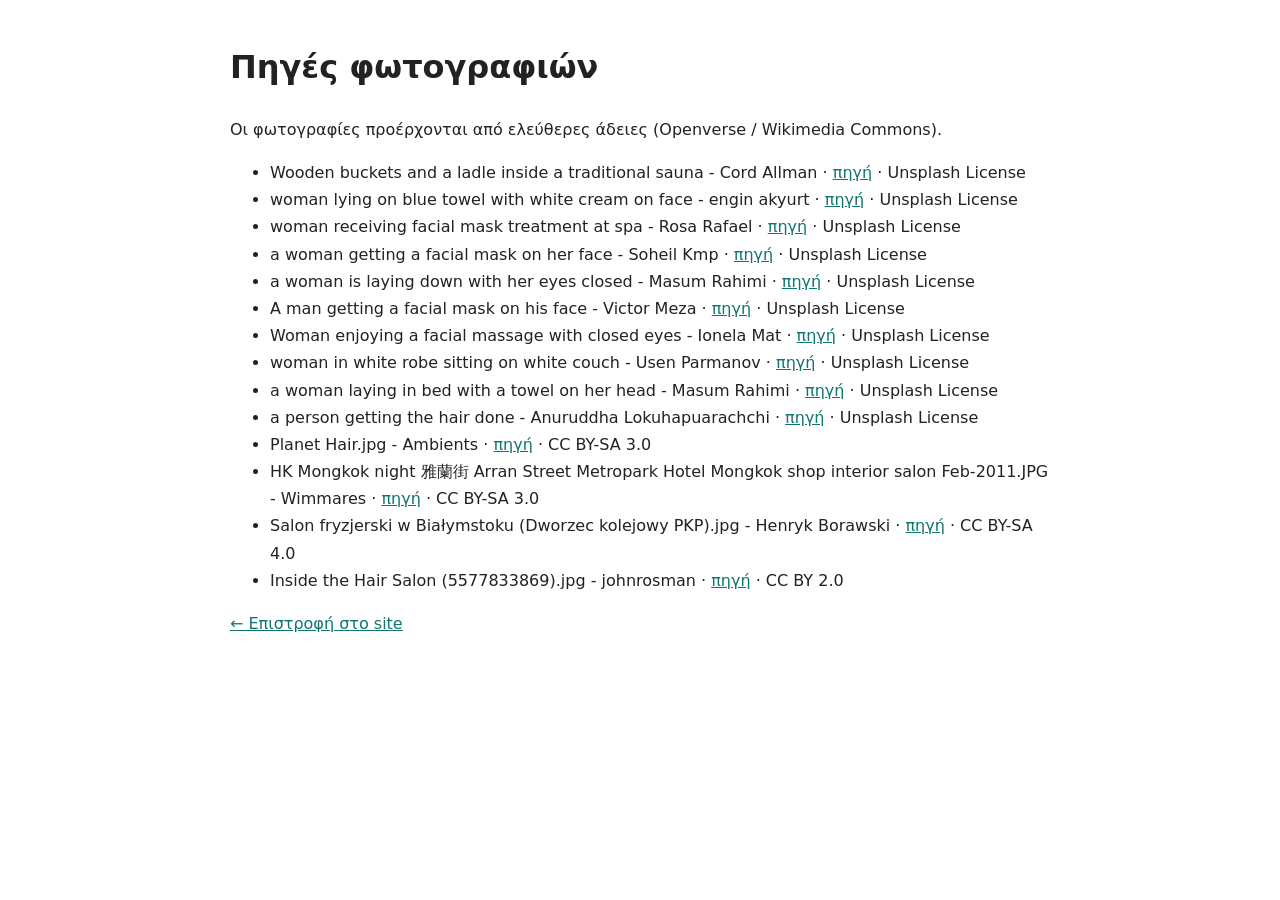
<file: credits.html>
<!doctype html><html lang="el"><head><meta charset="utf-8"><meta name="viewport" content="width=device-width,initial-scale=1"><title>Πηγές φωτογραφιών - VG HAIR STUDIO</title><style>body{font-family:system-ui;max-width:820px;margin:40px auto;padding:0 20px;line-height:1.7;color:#222}a{color:#0f766e}</style></head><body><h1>Πηγές φωτογραφιών</h1><p>Οι φωτογραφίες προέρχονται από ελεύθερες άδειες (Openverse / Wikimedia Commons).</p><ul><li>Wooden buckets and a ladle inside a traditional sauna - Cord Allman · <a href="https://unsplash.com/photos/wooden-buckets-and-a-ladle-inside-a-traditional-sauna-v5ypjNOqUvs" rel="nofollow noopener">πηγή</a> · Unsplash License</li><li>woman lying on blue towel with white cream on face - engin akyurt · <a href="https://unsplash.com/photos/woman-lying-on-blue-towel-with-white-cream-on-face-g-m8EDc4X6Q" rel="nofollow noopener">πηγή</a> · Unsplash License</li><li>woman receiving facial mask treatment at spa - Rosa Rafael · <a href="https://unsplash.com/photos/woman-receiving-facial-mask-treatment-at-spa-Pe9IXUuC6QU" rel="nofollow noopener">πηγή</a> · Unsplash License</li><li>a woman getting a facial mask on her face - Soheil Kmp · <a href="https://unsplash.com/photos/a-woman-getting-a-facial-mask-on-her-face-qJ1mYraktLg" rel="nofollow noopener">πηγή</a> · Unsplash License</li><li>a woman is laying down with her eyes closed - Masum Rahimi · <a href="https://unsplash.com/photos/a-woman-is-laying-down-with-her-eyes-closed-MGKzomg0Dts" rel="nofollow noopener">πηγή</a> · Unsplash License</li><li>A man getting a facial mask on his face - Victor Meza · <a href="https://unsplash.com/photos/a-man-getting-a-facial-mask-on-his-face-hX9V80PDxrQ" rel="nofollow noopener">πηγή</a> · Unsplash License</li><li>Woman enjoying a facial massage with closed eyes - Ionela Mat · <a href="https://unsplash.com/photos/woman-enjoying-a-facial-massage-with-closed-eyes-16mHHrY3PUk" rel="nofollow noopener">πηγή</a> · Unsplash License</li><li>woman in white robe sitting on white couch - Usen Parmanov · <a href="https://unsplash.com/photos/woman-in-white-robe-sitting-on-white-couch-I3VF9Cu4agc" rel="nofollow noopener">πηγή</a> · Unsplash License</li><li>a woman laying in bed with a towel on her head - Masum Rahimi · <a href="https://unsplash.com/photos/a-woman-laying-in-bed-with-a-towel-on-her-head-HXsYayB33a8" rel="nofollow noopener">πηγή</a> · Unsplash License</li><li>a person getting the hair done - Anuruddha Lokuhapuarachchi · <a href="https://unsplash.com/photos/a-person-getting-the-hair-done-77vZsyvV0bg" rel="nofollow noopener">πηγή</a> · Unsplash License</li><li>Planet Hair.jpg - Ambients · <a href="https://commons.wikimedia.org/wiki/File:Planet_Hair.jpg" rel="nofollow noopener">πηγή</a> · CC BY-SA 3.0</li><li>HK Mongkok night 雅蘭街 Arran Street Metropark Hotel Mongkok shop interior salon Feb-2011.JPG - Wimmares · <a href="https://commons.wikimedia.org/wiki/File:HK_Mongkok_night_%E9%9B%85%E8%98%AD%E8%A1%97_Arran_Street_Metropark_Hotel_Mongkok_shop_interior_salon_Feb-2011.JPG" rel="nofollow noopener">πηγή</a> · CC BY-SA 3.0</li><li>Salon fryzjerski w Białymstoku (Dworzec kolejowy PKP).jpg - Henryk Borawski · <a href="https://commons.wikimedia.org/wiki/File:Salon_fryzjerski_w_Bia%C5%82ymstoku_(Dworzec_kolejowy_PKP).jpg" rel="nofollow noopener">πηγή</a> · CC BY-SA 4.0</li><li>Inside the Hair Salon (5577833869).jpg - johnrosman · <a href="https://commons.wikimedia.org/wiki/File:Inside_the_Hair_Salon_(5577833869).jpg" rel="nofollow noopener">πηγή</a> · CC BY 2.0</li></ul><p><a href="index.html">← Επιστροφή στο site</a></p></body></html>
</file>
